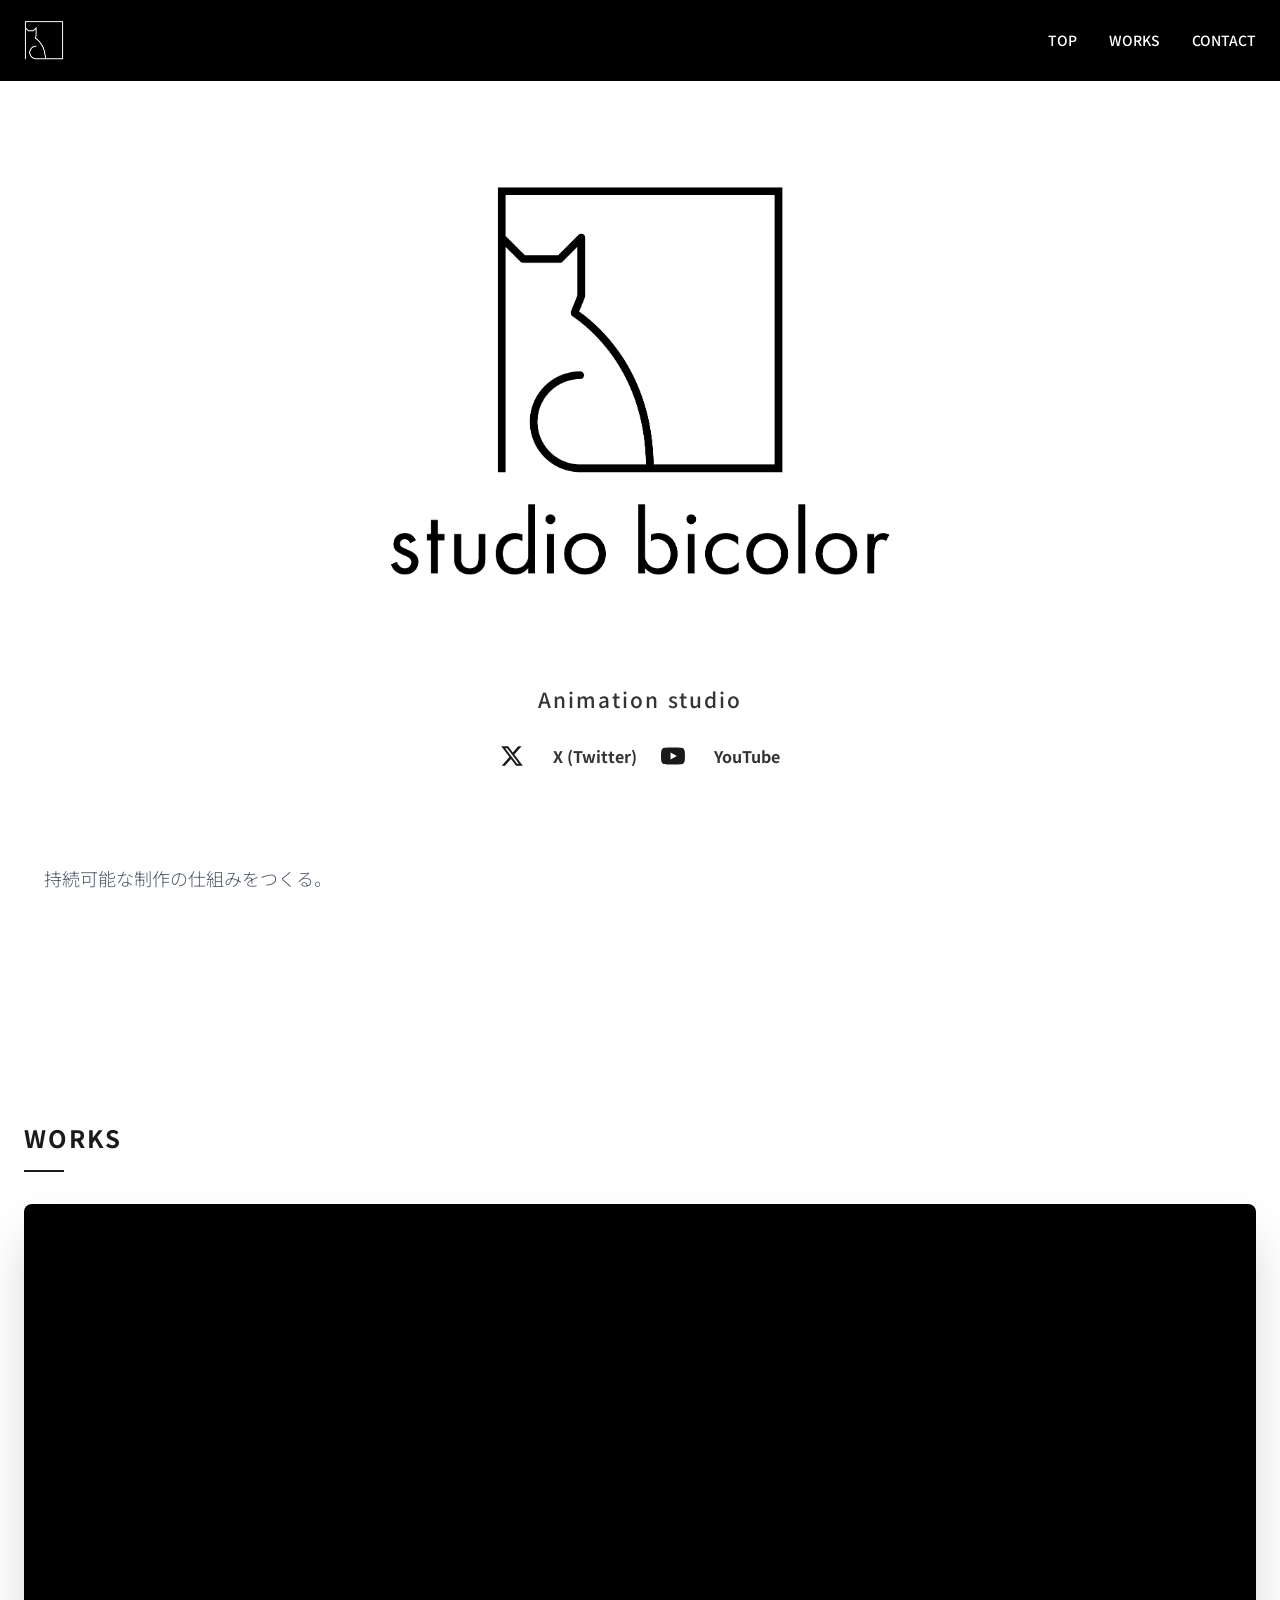
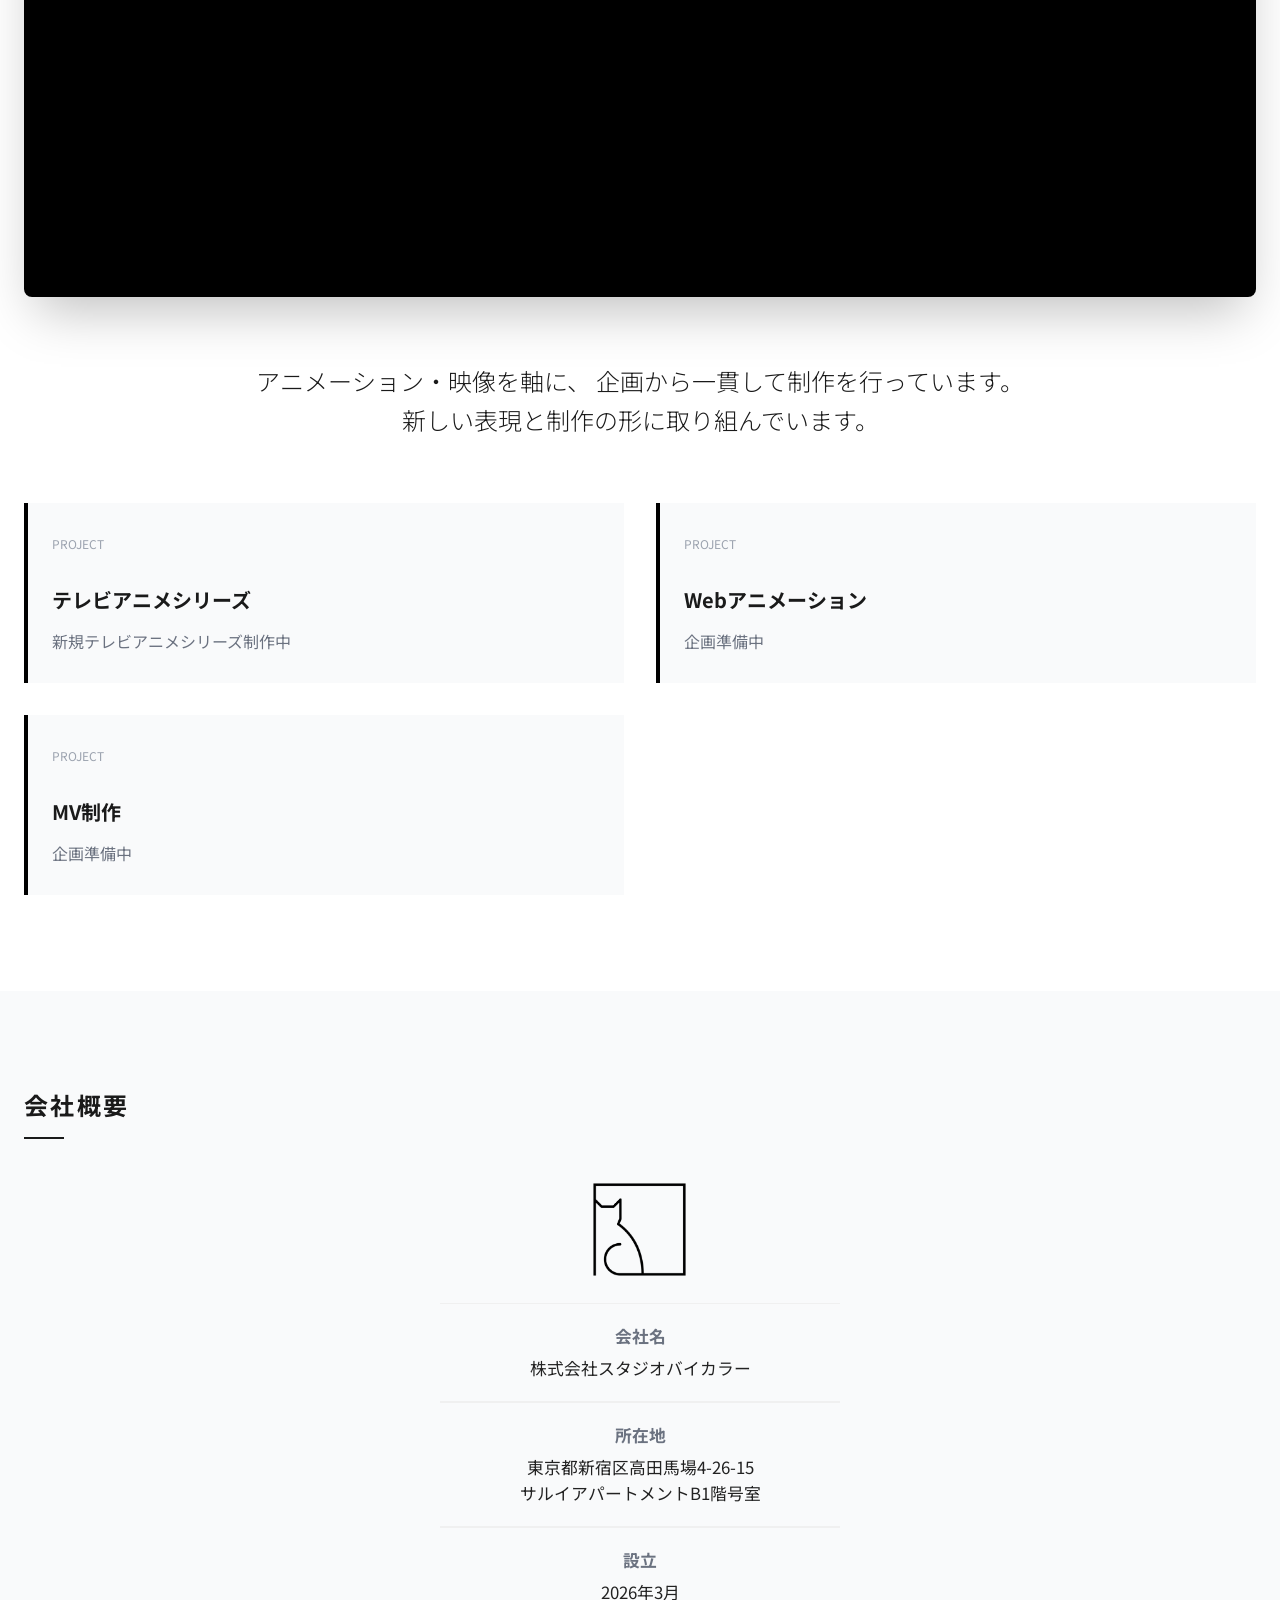
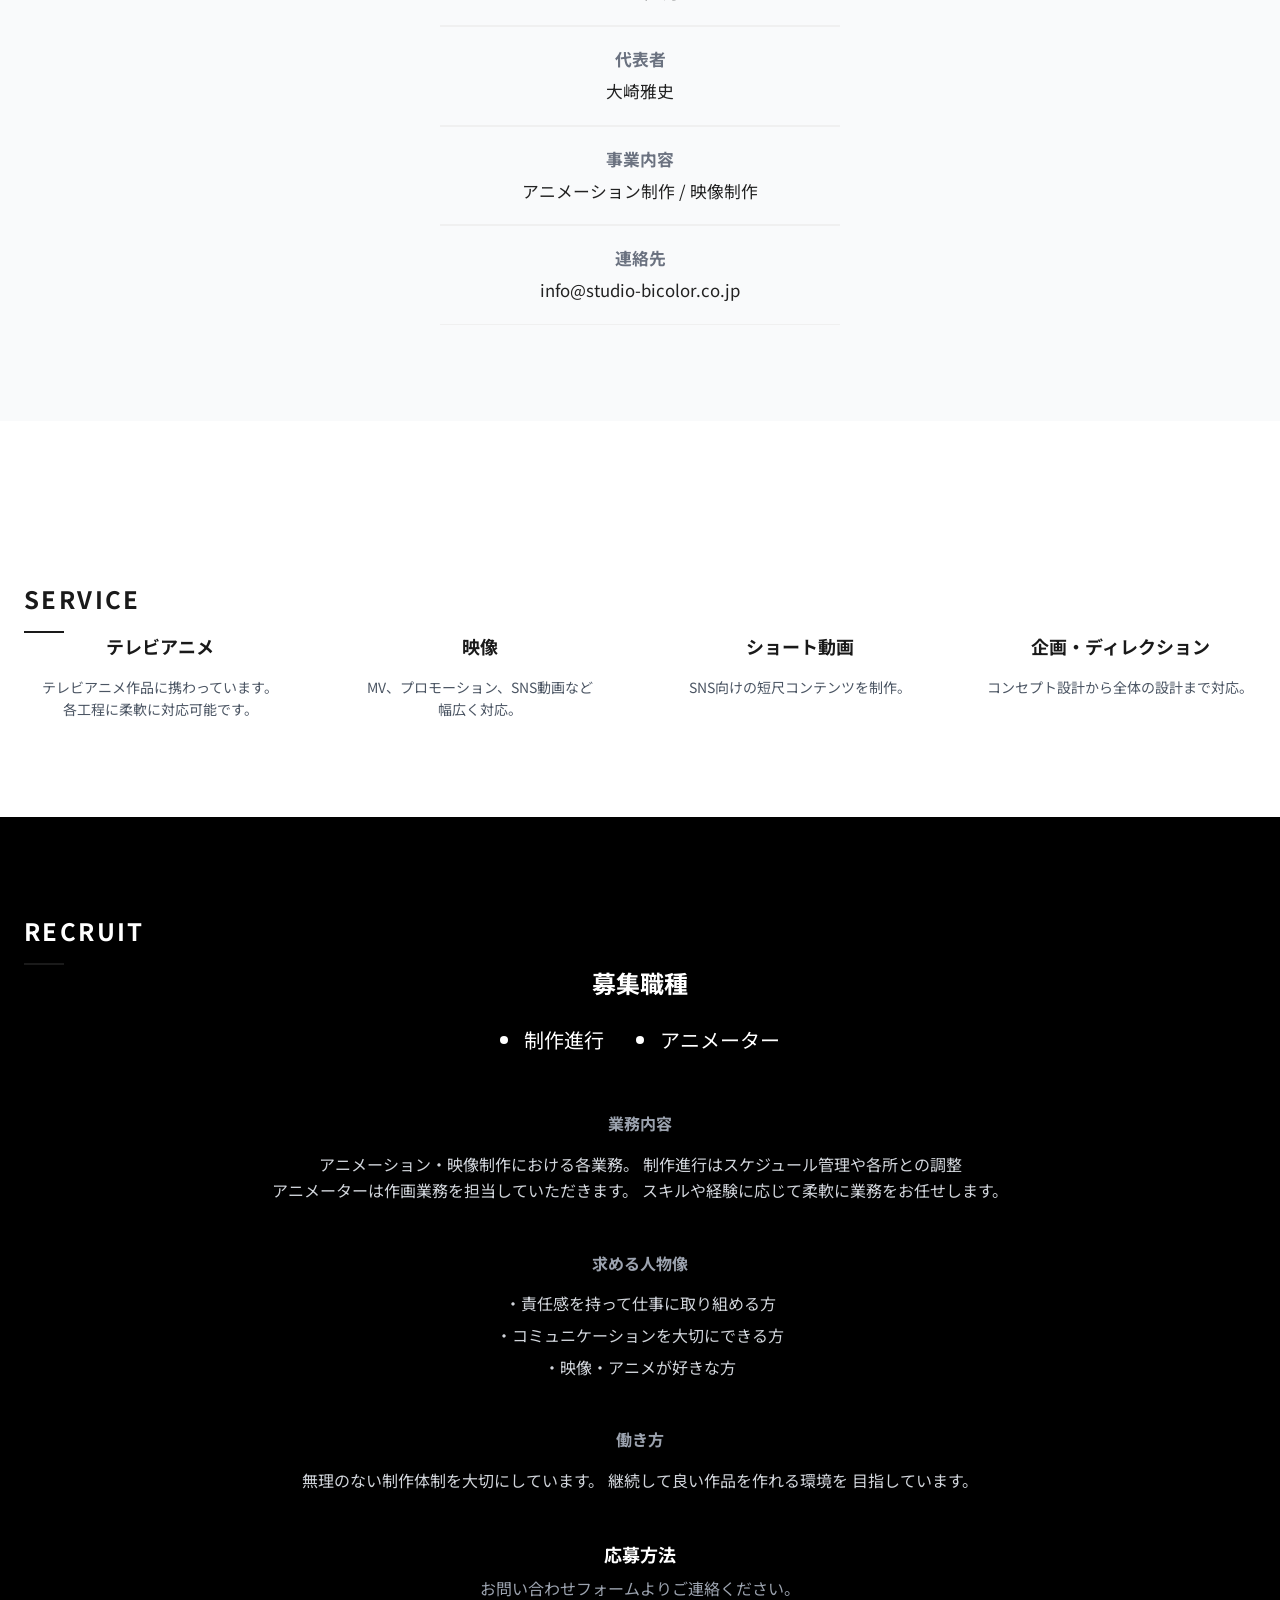
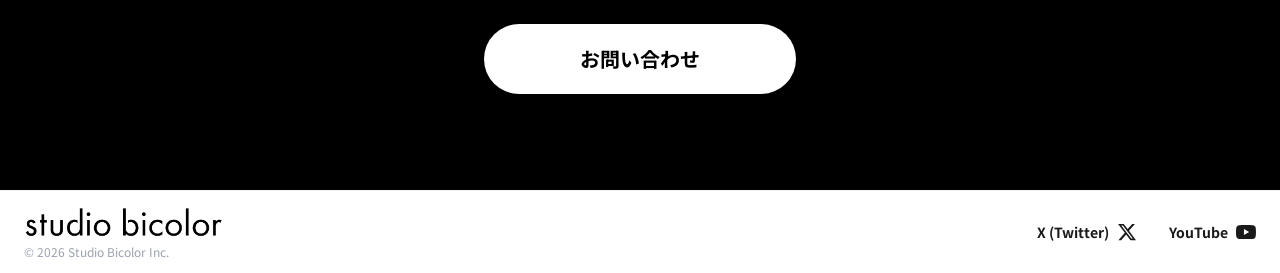
<file: index.html>
<!DOCTYPE html>
<html lang="ja">
<head>
    <meta charset="UTF-8">
    <meta name="viewport" content="width=device-width, initial-scale=1.0">
    <title>株式会社スタジオバイカラー | Studio Bicolor</title>
    <link href="https://fonts.googleapis.com/css2?family=Noto+Sans+JP:wght@300;400;700&display=swap" rel="stylesheet">
    <link rel="stylesheet" href="style.css">
</head>
<body class="antialiased page-home">
    <!-- Navigation -->
    <header id="main-nav" class="nav-main">
        <div class="nav-container">
            <div class="nav-logo">
                <img src="images/top-white.png" alt="Studio Bicolor ロゴ" class="site-logo-image" />
            </div>
            <div class="nav-menu-desktop">
                <a href="index.html" class="nav-link" aria-current="page">TOP</a>
                <a href="works.html" class="nav-link">WORKS</a>
                <a href="contact.html" class="nav-link">CONTACT</a>
            </div>
            <!-- Mobile Menu Icon (Placeholder) -->
            <div class="nav-menu-mobile-toggle md:hidden">
                <button id="menu-toggle" type="button" aria-label="メニューを開く" aria-expanded="false" class="btn-menu-toggle">
                    <svg xmlns="http://www.w3.org/2000/svg" class="h-6 w-6" fill="none" viewBox="0 0 24 24" stroke="currentColor">
                        <path stroke-linecap="round" stroke-linejoin="round" stroke-width="2" d="M4 6h16M4 12h16m-7 6h7" />
                    </svg>
                </button>
            </div>
        </div>
        <div id="mobile-menu" class="mobile-menu hidden">
            <button id="mobile-menu-backdrop" type="button" aria-label="メニューを閉じる" class="mobile-menu-backdrop"></button>
            <div id="mobile-menu-panel" class="mobile-menu-panel translate-x-full">
                <div class="mobile-menu-header">
                    <button id="menu-close" type="button" aria-label="メニューを閉じる" class="btn-menu-close">
                        <svg xmlns="http://www.w3.org/2000/svg" class="h-7 w-7" fill="none" viewBox="0 0 24 24" stroke="currentColor">
                            <path stroke-linecap="round" stroke-linejoin="round" stroke-width="2" d="M6 18L18 6M6 6l12 12" />
                        </svg>
                    </button>
                </div>
                <div class="mobile-menu-links">
                    <a href="index.html" class="mobile-menu-link" aria-current="page">TOP</a>
                    <a href="works.html" class="mobile-menu-link">WORKS</a>
                    <a href="contact.html" class="mobile-menu-link">CONTACT</a>
                </div>
                <div class="mobile-menu-label">MENU</div>
            </div>
        </div>
    </header>
    <main class="page-main">
        <!-- Hero Section -->
        <section class="hero-section">
            <div class="hero-container">
                <div class="hero-title hero-title-center">
                    <img src="images/top.png" alt="次の当たり前を、創る。" class="hero-title-image" />
                <div class="hero-animation-studio">Animation studio</div>
                <div class="hero-social-links">
                        <a href="#" class="hero-social-link" aria-label="X (Twitter)">
                            <svg class="footer-social-icon hero-social-icon" fill="currentColor" viewBox="0 0 24 24"><path d="M18.244 2.25h3.308l-7.227 8.26 8.502 11.24H16.17l-5.214-6.817L4.99 21.75H1.68l7.73-8.835L1.254 2.25H8.08l4.713 6.231zm-1.161 17.52h1.833L7.084 4.126H5.117z"/></svg>
                            <span class="footer-social-label hero-social-label">X (Twitter)</span>
                        </a>
                        <a href="#" class="hero-social-link" aria-label="YouTube">
                            <svg class="footer-social-icon hero-social-icon" fill="currentColor" viewBox="0 0 24 24"><path d="M23.498 6.186a3.016 3.016 0 0 0-2.122-2.136C19.505 3.545 12 3.545 12 3.545s-7.505 0-9.377.505A3.017 3.017 0 0 0 .502 6.186C0 8.07 0 12 0 12s0 3.93.502 5.814a3.016 3.016 0 0 0 2.122 2.136c1.871.505 9.376.505 9.376.505s7.505 0 9.377-.505a3.015 3.015 0 0 0 2.122-2.136C24 15.93 24 12 24 12s0-3.93-.502-5.814zM9.545 15.568V8.432L15.818 12l-6.273 3.568z"/></svg>
                            <span class="footer-social-label hero-social-label">YouTube</span>
                        </a>
                </div>
                </div>
                <div class="hero-description">
                    <p>アニメーションの新しい創造と、<br class="md:hidden">制作の新しい形を生み出す。</p>
                    <p>持続可能な制作の仕組みをつくる。</p>
                </div>
            </div>
        </section>

        <!-- WORKS (Video Section) -->
        <section id="works" class="section-works">
            <div class="section-container">
                <h2 class="section-title">WORKS</h2>
                    <p class="works-section-label"></p>
                
                <div class="works-section-item">
                    <p class="works-section-label"></p>
                    <!-- Responsive Video Container -->
                    <div class="video-container shadow-2xl">
                        <iframe src="https://www.youtube.com/embed/w2iPKMP2a-U?list=PLTkbN7AiTyQ37gEXyUI0Pj2yWWnY-gElE" title="YouTube video player" frameborder="0" allow="accelerometer; autoplay; clipboard-write; encrypted-media; gyroscope; picture-in-picture; web-share" allowfullscreen></iframe>
                    </div>
                </div>

                <div class="works-text-center">
                    <p class="works-description">
                        アニメーション・映像を軸に、<br class="md:hidden">
                        企画から一貫して制作を行っています。<br class="md:hidden"><br class="hidden md:block">
                        新しい表現と制作の形に取り組んでいます。
                    </p>
                </div>

                <div class="works-projects-grid">
                    <div class="works-project-card">
                        <span class="works-project-label">PROJECT</span>
                        <h4 class="works-project-title">テレビアニメシリーズ</h4>
                        <p class="works-project-desc">新規テレビアニメシリーズ制作中</p>
                    </div>
                    <div class="works-project-card">
                        <span class="works-project-label">PROJECT</span>
                        <h4 class="works-project-title">Webアニメーション</h4>
                        <p class="works-project-desc">企画準備中</p>
                    </div>
                    <div class="works-project-card">
                        <span class="works-project-label">PROJECT</span>
                        <h4 class="works-project-title">MV制作</h4>
                        <p class="works-project-desc">企画準備中</p>
                    </div>
                </div>
            </div>
        </section>

        <!-- About Section -->
        <section id="about" class="section-about">
            <div class="section-container">
                <h2 class="section-title section-title-about">会社概要</h2>
                <div class="about-profile-visual">
                    <img src="images/headerlogo.png" alt="COMPANY PROFILE" class="about-profile-image" />
                </div>
                <div class="about-profile-list">
                    <div class="about-profile-term">会社名</div>
                    <div class="about-profile-desc">株式会社スタジオバイカラー</div>
                    <div class="about-profile-term">所在地</div>
                    <div class="about-profile-desc">東京都新宿区高田馬場4-26-15<br>サルイアパートメントB1階号室</div>
                    <div class="about-profile-term">設立</div>
                    <div class="about-profile-desc">2026年3月</div>
                    <div class="about-profile-term">代表者</div>
                    <div class="about-profile-desc">大崎雅史</div>
                    <div class="about-profile-term">事業内容</div>
                    <div class="about-profile-desc">アニメーション制作 / 映像制作</div>
                    <div class="about-profile-term">連絡先</div>
                    <div class="about-profile-desc">info@studio-bicolor.co.jp</div>
                </div>
            </div>
        </section>

        <!-- SERVICE -->
        <section id="service" class="section-service">
            <div class="section-container">
                <h2 class="section-title">SERVICE</h2>
                <div class="service-grid">
                    <div class="service-card">
                        <h3 class="service-card-title">テレビアニメ</h3>
                        <p class="service-card-desc">
                            テレビアニメ作品に携わっています。<br>
                            各工程に柔軟に対応可能です。
                        </p>
                    </div>
                    <div class="service-card">
                        <h3 class="service-card-title">映像</h3>
                        <p class="service-card-desc">
                            MV、プロモーション、SNS動画など<br>
                            幅広く対応。
                        </p>
                    </div>
                    <div class="service-card">
                        <h3 class="service-card-title">ショート動画</h3>
                        <p class="service-card-desc">
                            SNS向けの短尺コンテンツを制作。
                        </p>
                    </div>
                    <div class="service-card">
                        <h3 class="service-card-title">企画・ディレクション</h3>
                        <p class="service-card-desc">
                            コンセプト設計から全体の設計まで対応。
                        </p>
                    </div>
                </div>
            </div>
        </section>

        <!-- RECRUIT -->
        <section id="recruit" class="section-recruit">
            <div class="section-container section-container-recruit">
                <h2 class="section-title section-title-recruit">RECRUIT</h2>

                <div class="recruit-positions">
                    <h3 class="recruit-positions-title">募集職種</h3>
                    <ul class="recruit-positions-list">
                        <li class="recruit-position-item">
                            <span class="recruit-position-dot"></span>
                            <span class="recruit-position-label">制作進行</span>
                        </li>
                        <li class="recruit-position-item">
                            <span class="recruit-position-dot"></span>
                            <span class="recruit-position-label">アニメーター</span>
                        </li>
                    </ul>
                </div>
                
                <div class="recruit-content">
                    <div class="recruit-content-inner">
                        <div class="recruit-section">
                            <h4 class="recruit-section-title">業務内容</h4>
                            <p class="recruit-section-text">
                                アニメーション・映像制作における各業務。<br class="md:hidden">
                                制作進行はスケジュール管理や各所との調整<br>
                                アニメーターは作画業務を担当していただきます。<br class="md:hidden">
                                スキルや経験に応じて柔軟に業務をお任せします。
                            </p>
                        </div>

                        <div class="recruit-section">
                            <h4 class="recruit-section-title">求める人物像</h4>
                            <ul class="recruit-section-list">
                                <li>・責任感を持って仕事に取り組める方</li>
                                <li>・コミュニケーションを大切にできる方</li>
                                <li>・映像・アニメが好きな方</li>
                            </ul>
                        </div>

                        <div class="recruit-section">
                            <h4 class="recruit-section-title">働き方</h4>
                            <p class="recruit-section-text">
                                無理のない制作体制を大切にしています。<br class="md:hidden">
                                継続して良い作品を作れる環境を<br class="md:hidden">
                                目指しています。
                            </p>
                        </div>

                        <div class="recruit-cta-area">
                            <div class="recruit-cta-text">
                                <h4 class="recruit-cta-title">応募方法</h4>
                                <p class="recruit-cta-desc">
                                    お問い合わせフォームよりご連絡ください。
                                </p>
                            </div>
                            <a href="contact.html" class="btn-recruit-cta">
                                お問い合わせ
                            </a>
                        </div>
                    </div>
                </div>
            </div>
        </section>
    </main>

    <!-- Footer -->
   <footer class="footer">
        <div class="footer-container">
            <div class="footer-logo">
                <div class="footer-logo-text"><img src="images/footer_logo.png" alt="Studio Bicolor ロゴ" class="site-logo-image" /></div>
                <p class="footer-copyright">&copy; 2026 Studio Bicolor Inc.</p>
            </div>
            <div class="footer-social">
                <a href="#" class="footer-social-link" aria-label="X (Twitter)">
                    <span class="footer-social-label">X (Twitter)</span>
                    <svg class="footer-social-icon" fill="currentColor" viewBox="0 0 24 24"><path d="M18.244 2.25h3.308l-7.227 8.26 8.502 11.24H16.17l-5.214-6.817L4.99 21.75H1.68l7.73-8.835L1.254 2.25H8.08l4.713 6.231zm-1.161 17.52h1.833L7.084 4.126H5.117z"/></svg>
                </a>
                <a href="#" class="footer-social-link" aria-label="YouTube">
                    <span class="footer-social-label">YouTube</span>
                    <svg class="footer-social-icon" fill="currentColor" viewBox="0 0 24 24"><path d="M23.498 6.186a3.016 3.016 0 0 0-2.122-2.136C19.505 3.545 12 3.545 12 3.545s-7.505 0-9.377.505A3.017 3.017 0 0 0 .502 6.186C0 8.07 0 12 0 12s0 3.93.502 5.814a3.016 3.016 0 0 0 2.122 2.136c1.871.505 9.376.505 9.376.505s7.505 0 9.377-.505a3.015 3.015 0 0 0 2.122-2.136C24 15.93 24 12 24 12s0-3.93-.502-5.814zM9.545 15.568V8.432L15.818 12l-6.273 3.568z"/></svg>
                </a>
            </div>
        </div>
    </footer>

    
</body>
<script src="script.js"></script>
</html>
</file>
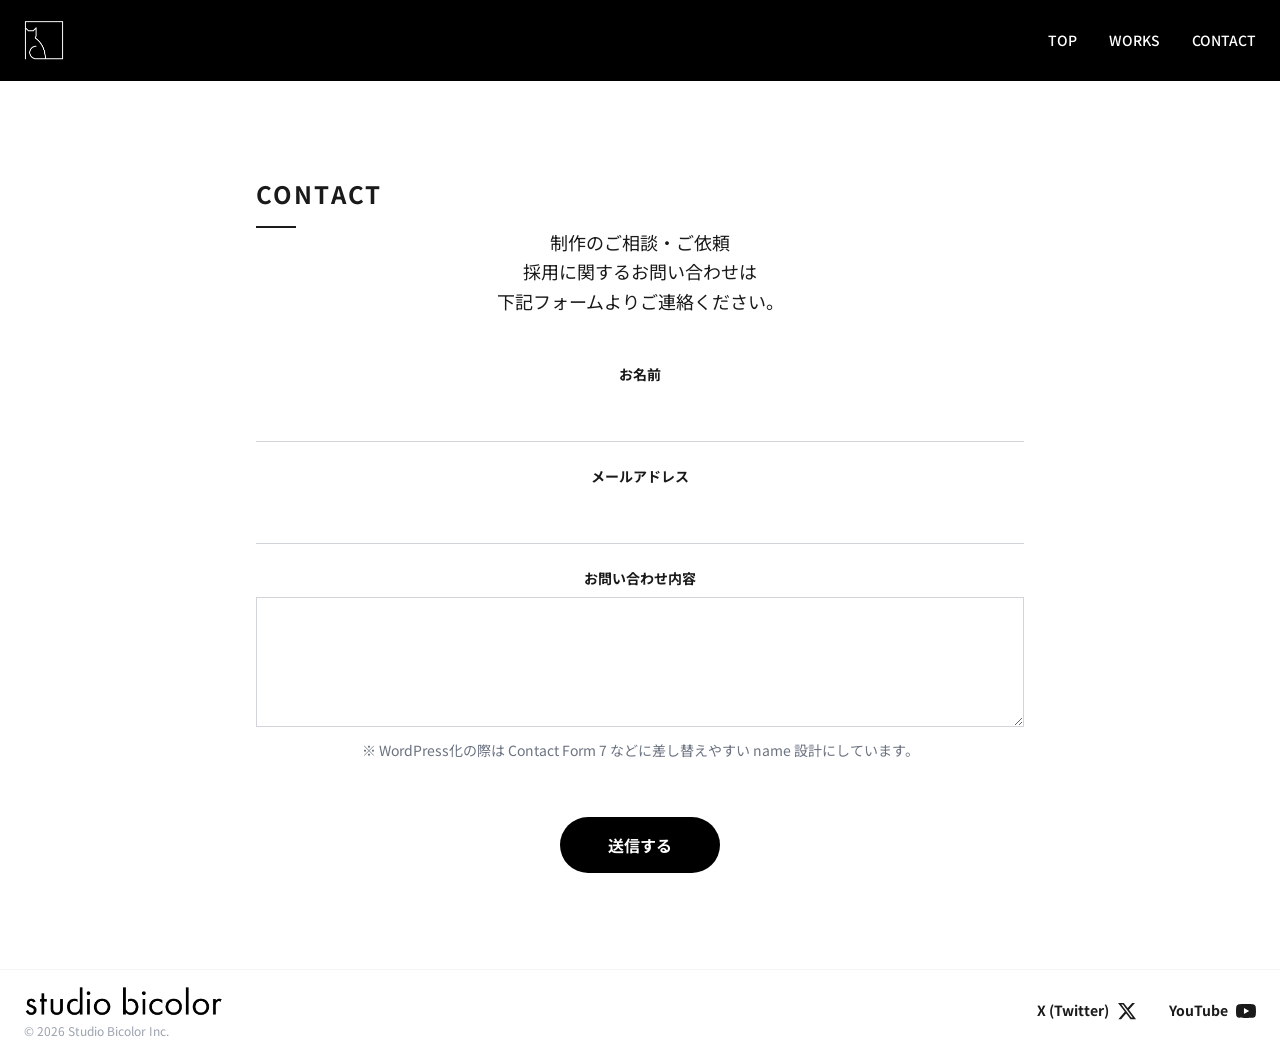
<file: contact.html>
<!DOCTYPE html>
<html lang="ja">
<head>
    <meta charset="UTF-8">
    <meta name="viewport" content="width=device-width, initial-scale=1.0">
    <title>CONTACT | 株式会社スタジオバイカラー</title>
    <link href="https://fonts.googleapis.com/css2?family=Noto+Sans+JP:wght@300;400;700&display=swap" rel="stylesheet">
    <link rel="stylesheet" href="style.css">
</head>
<body class="antialiased page-contact">
    <nav id="main-nav" class="nav-main">
            <div class="nav-container">
                <div class="nav-logo">
                    <img src="images/top-white.png" alt="Studio Bicolor ロゴ" class="site-logo-image" />
                </div>
                <div class="nav-menu-desktop">
                    <a href="index.html" class="nav-link">TOP</a>
                    <a href="works.html" class="nav-link">WORKS</a>
                    <a href="contact.html" class="nav-link" aria-current="page">CONTACT</a>
                </div>
                <!-- Mobile Menu Icon (Placeholder) -->
                <div class="nav-menu-mobile-toggle md:hidden">
                    <button id="menu-toggle" type="button" aria-label="メニューを開く" aria-expanded="false" class="btn-menu-toggle">
                        <svg xmlns="http://www.w3.org/2000/svg" class="h-6 w-6" fill="none" viewBox="0 0 24 24" stroke="currentColor">
                            <path stroke-linecap="round" stroke-linejoin="round" stroke-width="2" d="M4 6h16M4 12h16m-7 6h7" />
                        </svg>
                    </button>
                </div>
            </div>
            <div id="mobile-menu" class="mobile-menu hidden">
                <button id="mobile-menu-backdrop" type="button" aria-label="メニューを閉じる" class="mobile-menu-backdrop"></button>
                <div id="mobile-menu-panel" class="mobile-menu-panel translate-x-full">
                    <div class="mobile-menu-header">
                        <button id="menu-close" type="button" aria-label="メニューを閉じる" class="btn-menu-close">
                            <svg xmlns="http://www.w3.org/2000/svg" class="h-7 w-7" fill="none" viewBox="0 0 24 24" stroke="currentColor">
                                <path stroke-linecap="round" stroke-linejoin="round" stroke-width="2" d="M6 18L18 6M6 6l12 12" />
                            </svg>
                        </button>
                    </div>
                    <div class="mobile-menu-links">
                        <a href="index.html" class="mobile-menu-link">TOP</a>
                        <a href="works.html" class="mobile-menu-link">WORKS</a>
                        <a href="contact.html" class="mobile-menu-link" aria-current="page">CONTACT</a>
                    </div>
                    <div class="mobile-menu-label">MENU</div>
                </div>
            </div>
    </nav>
    <main class="page-main">
        <section class="section-contact">
            <div class="section-container section-container-contact">
                <h2 class="section-title section-title-contact">CONTACT</h2>
                <p class="contact-intro">制作のご相談・ご依頼<br>採用に関するお問い合わせは<br>下記フォームよりご連絡ください。</p>
                <form class="contact-form" action="#" method="post" novalidate>
                    <div class="contact-form-group">
                        <label class="contact-form-label" for="contact-name">お名前</label>
                        <input id="contact-name" name="your-name" type="text" class="contact-form-input contact-form-input-text" autocomplete="name" required>
                    </div>
                    <div class="contact-form-group">
                        <label class="contact-form-label" for="contact-email">メールアドレス</label>
                        <input id="contact-email" name="your-email" type="email" class="contact-form-input contact-form-input-text" autocomplete="email" inputmode="email" required>
                    </div>
                    <div class="contact-form-group">
                        <label class="contact-form-label" for="contact-message">お問い合わせ内容</label>
                        <textarea id="contact-message" name="your-message" rows="4" class="contact-form-input contact-form-textarea" required></textarea>
                    </div>
                    <div class="sr-only" aria-hidden="true">
                        <label for="company-url">会社URL</label>
                        <input id="company-url" name="company-url" type="text" tabindex="-1" autocomplete="off">
                    </div>
                    <p class="contact-form-note">※ WordPress化の際は Contact Form 7 などに差し替えやすい name 設計にしています。</p>
                    <div class="contact-form-submit">
                        <button type="submit" class="btn-contact-submit">送信する</button>
                    </div>
                </form>
            </div>
        </section>
    </main>
    <footer class="footer">
        <div class="footer-container">
            <div class="footer-logo">
                <div class="footer-logo-text"><img src="images/footer_logo.png" alt="Studio Bicolor ロゴ" class="site-logo-image" /></div>
                <p class="footer-copyright">&copy; 2026 Studio Bicolor Inc.</p>
            </div>
            <div class="footer-social">
                <a href="#" class="footer-social-link">
                    <span class="footer-social-label">X (Twitter)</span>
                    <svg class="footer-social-icon" fill="currentColor" viewBox="0 0 24 24"><path d="M18.244 2.25h3.308l-7.227 8.26 8.502 11.24H16.17l-5.214-6.817L4.99 21.75H1.68l7.73-8.835L1.254 2.25H8.08l4.713 6.231zm-1.161 17.52h1.833L7.084 4.126H5.117z"/></svg>
                </a>
                <a href="#" class="footer-social-link">
                    <span class="footer-social-label">YouTube</span>
                    <svg class="footer-social-icon" fill="currentColor" viewBox="0 0 24 24"><path d="M23.498 6.186a3.016 3.016 0 0 0-2.122-2.136C19.505 3.545 12 3.545 12 3.545s-7.505 0-9.377.505A3.017 3.017 0 0 0 .502 6.186C0 8.07 0 12 0 12s0 3.93.502 5.814a3.016 3.016 0 0 0 2.122 2.136c1.871.505 9.376.505 9.376.505s7.505 0 9.377-.505a3.015 3.015 0 0 0 2.122-2.136C24 15.93 24 12 24 12s0-3.93-.502-5.814zM9.545 15.568V8.432L15.818 12l-6.273 3.568z"/></svg>
                </a>
            </div>
        </div>
    </footer>
    <!-- JavaScript -->
    <script src="script.js"></script>
</body>
</html>
</file>
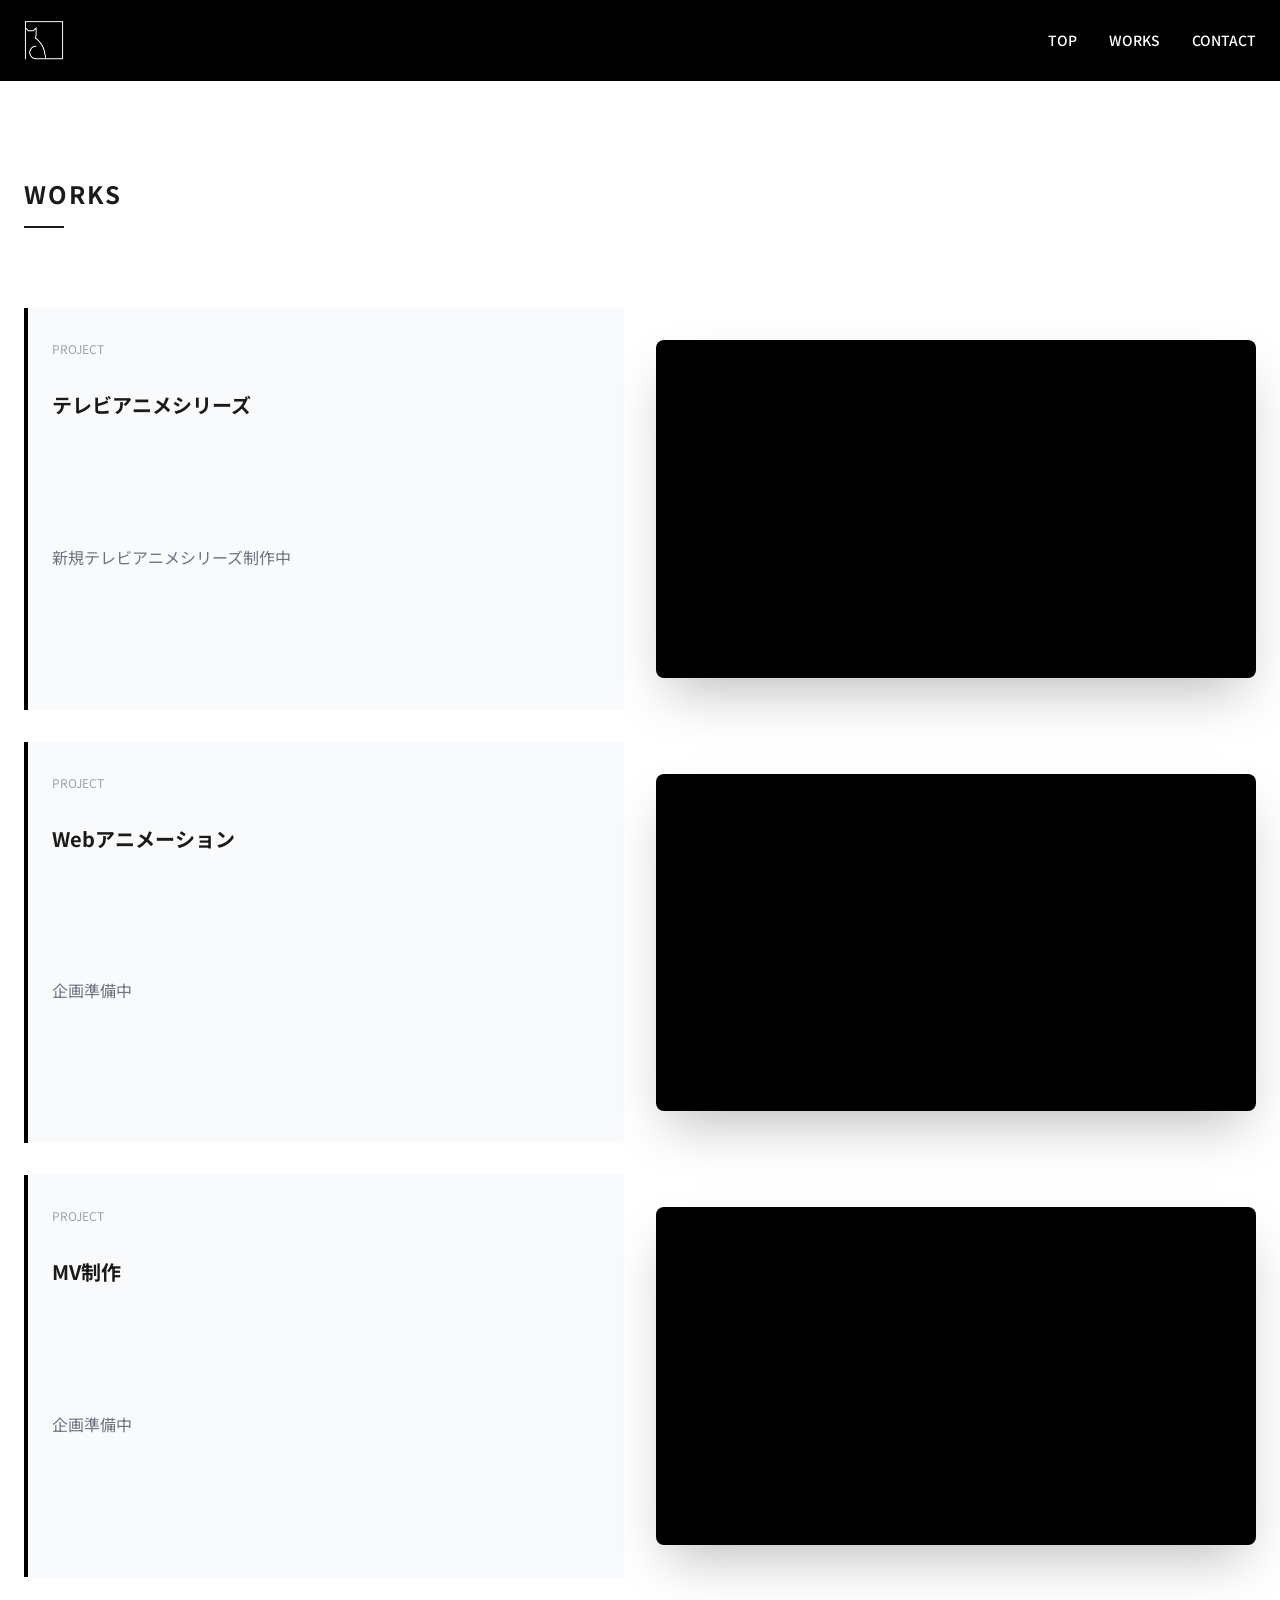
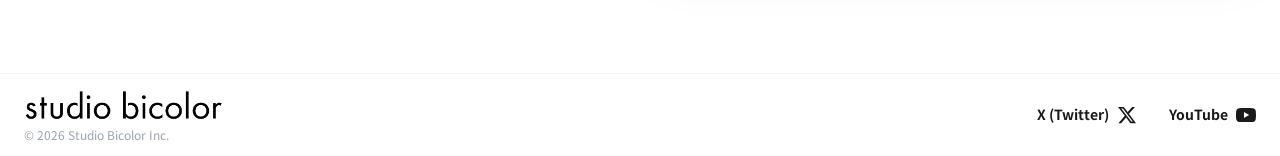
<file: works.html>
<!DOCTYPE html>
<html lang="ja">
<head>
    <meta charset="UTF-8">
    <meta name="viewport" content="width=device-width, initial-scale=1.0">
    <title>WORKS | 株式会社スタジオバイカラー</title>
    <link href="https://fonts.googleapis.com/css2?family=Noto+Sans+JP:wght@300;400;700&display=swap" rel="stylesheet">
    <link rel="stylesheet" href="style.css">
</head>
<body class="antialiased page-works">
    <!-- Navigation -->
    <nav id="main-nav" class="nav-main">
        <div class="nav-container">
            <div class="nav-logo">
                <img src="images/top-white.png" alt="Studio Bicolor ロゴ" class="site-logo-image" />
            </div>
            <div class="nav-menu-desktop">
                <a href="index.html" class="nav-link">TOP</a>
                <a href="works.html" class="nav-link" aria-current="page">WORKS</a>
                <a href="contact.html" class="nav-link">CONTACT</a>
            </div>
            <!-- Mobile Menu Icon (Placeholder) -->
            <div class="nav-menu-mobile-toggle md:hidden">
                <button id="menu-toggle" type="button" aria-label="メニューを開く" aria-expanded="false" class="btn-menu-toggle">
                    <svg xmlns="http://www.w3.org/2000/svg" class="h-6 w-6" fill="none" viewBox="0 0 24 24" stroke="currentColor">
                        <path stroke-linecap="round" stroke-linejoin="round" stroke-width="2" d="M4 6h16M4 12h16m-7 6h7" />
                    </svg>
                </button>
            </div>
        </div>
        <div id="mobile-menu" class="mobile-menu hidden">
            <button id="mobile-menu-backdrop" type="button" aria-label="メニューを閉じる" class="mobile-menu-backdrop"></button>
            <div id="mobile-menu-panel" class="mobile-menu-panel translate-x-full">
                <div class="mobile-menu-header">
                    <button id="menu-close" type="button" aria-label="メニューを閉じる" class="btn-menu-close">
                        <svg xmlns="http://www.w3.org/2000/svg" class="h-7 w-7" fill="none" viewBox="0 0 24 24" stroke="currentColor">
                            <path stroke-linecap="round" stroke-linejoin="round" stroke-width="2" d="M6 18L18 6M6 6l12 12" />
                        </svg>
                    </button>
                </div>
                <div class="mobile-menu-links">
                    <a href="index.html" class="mobile-menu-link">TOP</a>
                    <a href="works.html" class="mobile-menu-link" aria-current="page">WORKS</a>
                    <a href="contact.html" class="mobile-menu-link">CONTACT</a>
                </div>
                <div class="mobile-menu-label">MENU</div>
            </div>
        </div>
    </nav>
    <main class="page-main">
        <section class="section-works">
            <div class="section-container">
                <h2 class="section-title">WORKS</h2>
                <p class="works-section-label"></p>
                <div class="works-projects-grid">
                    <div class="works-project-card">
                        <span class="works-project-label">PROJECT</span>
                        <h4 class="works-project-title">テレビアニメシリーズ</h4>
                        <p class="works-project-desc">新規テレビアニメシリーズ制作中</p>
                    </div>
                    <div class="works-video-area reveal"><div class="video-container shadow-2xl">
                        <iframe width="560" height="315" src="https://www.youtube.com/embed/w2iPKMP2a-U?list=PLTkbN7AiTyQ37gEXyUI0Pj2yWWnY-gElE" title="YouTube video player" frameborder="0" allow="accelerometer; autoplay; clipboard-write; encrypted-media; gyroscope; picture-in-picture; web-share" allowfullscreen></iframe>
                    </div></div>
                    <div class="works-project-card">
                        <span class="works-project-label">PROJECT</span>
                        <h4 class="works-project-title">Webアニメーション</h4>
                        <p class="works-project-desc">企画準備中</p>
                    </div>
                    <div class="works-video-area reveal"><div class="video-container shadow-2xl">
                        <iframe width="560" height="315" src="https://www.youtube.com/embed/w2iPKMP2a-U?list=PLTkbN7AiTyQ37gEXyUI0Pj2yWWnY-gElE" title="YouTube video player" frameborder="0" allow="accelerometer; autoplay; clipboard-write; encrypted-media; gyroscope; picture-in-picture; web-share" allowfullscreen></iframe>
                    </div></div>
                    <div class="works-project-card">
                        <span class="works-project-label">PROJECT</span>
                        <h4 class="works-project-title">MV制作</h4>
                        <p class="works-project-desc">企画準備中</p>
                    </div>
                    <div class="works-video-area reveal"><div class="video-container shadow-2xl">
                        <iframe width="560" height="315" src="https://www.youtube.com/embed/w2iPKMP2a-U?list=PLTkbN7AiTyQ37gEXyUI0Pj2yWWnY-gElE" title="YouTube video player" frameborder="0" allow="accelerometer; autoplay; clipboard-write; encrypted-media; gyroscope; picture-in-picture; web-share" allowfullscreen></iframe>
                    </div></div>
                </div>
            </div>
        </section>
    </main>
    <footer class="footer">
        <div class="footer-container">
            <div class="footer-logo">
                <div class="footer-logo-text"><img src="images/footer_logo.png" alt="Studio Bicolor ロゴ" class="site-logo-image" /></div>
                <p class="footer-copyright">&copy; 2026 Studio Bicolor Inc.</p>
            </div>
            <div class="footer-social">
                <a href="#" class="footer-social-link">
                    <span class="footer-social-label">X (Twitter)</span>
                    <svg class="footer-social-icon" fill="currentColor" viewBox="0 0 24 24"><path d="M18.244 2.25h3.308l-7.227 8.26 8.502 11.24H16.17l-5.214-6.817L4.99 21.75H1.68l7.73-8.835L1.254 2.25H8.08l4.713 6.231zm-1.161 17.52h1.833L7.084 4.126H5.117z"/></svg>
                </a>
                <a href="#" class="footer-social-link">
                    <span class="footer-social-label">YouTube</span>
                    <svg class="footer-social-icon" fill="currentColor" viewBox="0 0 24 24"><path d="M23.498 6.186a3.016 3.016 0 0 0-2.122-2.136C19.505 3.545 12 3.545 12 3.545s-7.505 0-9.377.505A3.017 3.017 0 0 0 .502 6.186C0 8.07 0 12 0 12s0 3.93.502 5.814a3.016 3.016 0 0 0 2.122 2.136c1.871.505 9.376.505 9.376.505s7.505 0 9.377-.505a3.015 3.015 0 0 0 2.122-2.136C24 15.93 24 12 24 12s0-3.93-.502-5.814zM9.545 15.568V8.432L15.818 12l-6.273 3.568z"/></svg>
                </a>
            </div>
        </div>
    </footer>
    <!-- JavaScript -->
    <script src="script.js"></script>
</body>
</html>
</file>
<file: style.css>
@charset "UTF-8";
/* フッター内のrevealは常に表示 */
.footer .reveal {
    opacity: 1 !important;
    transform: none !important;
}


.section-title-recruit::after {
    content: '';
    position: absolute;
    bottom: 0;
    left: 0;
    width: 40px;
    height: 2px;
    background: #fff;
}
/* WORKS動画エリア専用余白 */
.works-video-area {
    padding-top: 2rem;
    padding-bottom: 2rem;
}

.works-section-label {
    padding-bottom: 16px;
}

*,:after,:before{--tw-border-spacing-x:0;--tw-border-spacing-y:0;--tw-translate-x:0;--tw-translate-y:0;--tw-rotate:0;--tw-skew-x:0;--tw-skew-y:0;--tw-scale-x:1;--tw-scale-y:1;--tw-pan-x: ;--tw-pan-y: ;--tw-pinch-zoom: ;--tw-scroll-snap-strictness:proximity;--tw-gradient-from-position: ;--tw-gradient-via-position: ;--tw-gradient-to-position: ;--tw-ordinal: ;--tw-slashed-zero: ;--tw-numeric-figure: ;--tw-numeric-spacing: ;--tw-numeric-fraction: ;--tw-ring-inset: ;--tw-ring-offset-width:0px;--tw-ring-offset-color:#fff;--tw-ring-color:rgba(59,130,246,.5);--tw-ring-offset-shadow:0 0 #0000;--tw-ring-shadow:0 0 #0000;--tw-shadow:0 0 #0000;--tw-shadow-colored:0 0 #0000;--tw-blur: ;--tw-brightness: ;--tw-contrast: ;--tw-grayscale: ;--tw-hue-rotate: ;--tw-invert: ;--tw-saturate: ;--tw-sepia: ;--tw-drop-shadow: ;--tw-backdrop-blur: ;--tw-backdrop-brightness: ;--tw-backdrop-contrast: ;--tw-backdrop-grayscale: ;--tw-backdrop-hue-rotate: ;--tw-backdrop-invert: ;--tw-backdrop-opacity: ;--tw-backdrop-saturate: ;--tw-backdrop-sepia: ;--tw-contain-size: ;--tw-contain-layout: ;--tw-contain-paint: ;--tw-contain-style: }::backdrop{--tw-border-spacing-x:0;--tw-border-spacing-y:0;--tw-translate-x:0;--tw-translate-y:0;--tw-rotate:0;--tw-skew-x:0;--tw-skew-y:0;--tw-scale-x:1;--tw-scale-y:1;--tw-pan-x: ;--tw-pan-y: ;--tw-pinch-zoom: ;--tw-scroll-snap-strictness:proximity;--tw-gradient-from-position: ;--tw-gradient-via-position: ;--tw-gradient-to-position: ;--tw-ordinal: ;--tw-slashed-zero: ;--tw-numeric-figure: ;--tw-numeric-spacing: ;--tw-numeric-fraction: ;--tw-ring-inset: ;--tw-ring-offset-width:0px;--tw-ring-offset-color:#fff;--tw-ring-color:rgba(59,130,246,.5);--tw-ring-offset-shadow:0 0 #0000;--tw-ring-shadow:0 0 #0000;--tw-shadow:0 0 #0000;--tw-shadow-colored:0 0 #0000;--tw-blur: ;--tw-brightness: ;--tw-contrast: ;--tw-grayscale: ;--tw-hue-rotate: ;--tw-invert: ;--tw-saturate: ;--tw-sepia: ;--tw-drop-shadow: ;--tw-backdrop-blur: ;--tw-backdrop-brightness: ;--tw-backdrop-contrast: ;--tw-backdrop-grayscale: ;--tw-backdrop-hue-rotate: ;--tw-backdrop-invert: ;--tw-backdrop-opacity: ;--tw-backdrop-saturate: ;--tw-backdrop-sepia: ;--tw-contain-size: ;--tw-contain-layout: ;--tw-contain-paint: ;--tw-contain-style: }/*! tailwindcss v3.4.19 | MIT License | https://tailwindcss.com*/*,:after,:before{box-sizing:border-box;border:0 solid #e5e7eb}:after,:before{--tw-content:""}:host,html{line-height:1.5;-webkit-text-size-adjust:100%;-moz-tab-size:4;-o-tab-size:4;tab-size:4;font-family:ui-sans-serif,system-ui,sans-serif,Apple Color Emoji,Segoe UI Emoji,Segoe UI Symbol,Noto Color Emoji;font-feature-settings:normal;font-variation-settings:normal;-webkit-tap-highlight-color:transparent}body{margin:0;line-height:inherit}hr{height:0;color:inherit;border-top-width:1px}abbr:where([title]){-webkit-text-decoration:underline dotted;text-decoration:underline dotted}h1,h2,h3,h4,h5,h6{font-size:inherit;font-weight:inherit}a{color:inherit;text-decoration:inherit}b,strong{font-weight:bolder}code,kbd,pre,samp{font-family:ui-monospace,SFMono-Regular,Menlo,Monaco,Consolas,Liberation Mono,Courier New,monospace;font-feature-settings:normal;font-variation-settings:normal;font-size:1em}small{font-size:80%}sub,sup{font-size:75%;line-height:0;position:relative;vertical-align:baseline}sub{bottom:-.25em}sup{top:-.5em}table{text-indent:0;border-color:inherit;border-collapse:collapse}button,input,optgroup,select,textarea{font-family:inherit;font-feature-settings:inherit;font-variation-settings:inherit;font-size:100%;font-weight:inherit;line-height:inherit;letter-spacing:inherit;color:inherit;margin:0;padding:0}button,select{text-transform:none}button,input:where([type=button]),input:where([type=reset]),input:where([type=submit]){-webkit-appearance:button;background-color:transparent;background-image:none}:-moz-focusring{outline:auto}:-moz-ui-invalid{box-shadow:none}progress{vertical-align:baseline}::-webkit-inner-spin-button,::-webkit-outer-spin-button{height:auto}[type=search]{-webkit-appearance:textfield;outline-offset:-2px}::-webkit-search-decoration{-webkit-appearance:none}::-webkit-file-upload-button{-webkit-appearance:button;font:inherit}summary{display:list-item}blockquote,dd,dl,figure,h1,h2,h3,h4,h5,h6,hr,p,pre{margin:0}fieldset{margin:0}fieldset,legend{padding:0}menu,ol,ul{list-style:none;margin:0;padding:0}dialog{padding:0}textarea{resize:vertical}input::-moz-placeholder,textarea::-moz-placeholder{opacity:1;color:#9ca3af}input::placeholder,textarea::placeholder{opacity:1;color:#9ca3af}[role=button],button{cursor:pointer}:disabled{cursor:default}audio,canvas,embed,iframe,img,object,svg,video{display:block;vertical-align:middle}img,video{max-width:100%;height:auto}[hidden]:where(:not([hidden=until-found])){display:none}.fixed{position:fixed}.absolute{position:absolute}.inset-0{inset:0}.bottom-6{bottom:1.5rem}.left-0{left:0}.left-6{left:1.5rem}.right-0{right:0}.top-0{top:0}.z-50{z-index:50}.z-\[60\]{z-index:60}.mx-auto{margin-left:auto;margin-right:auto}.mb-0{margin-bottom:0}.mb-1{margin-bottom:.25rem}.mb-12{margin-bottom:3rem}.mb-14{margin-bottom:3.5rem}.mb-16{margin-bottom:4rem}.mb-2{margin-bottom:.5rem}.mb-3{margin-bottom:.75rem}.mb-4{margin-bottom:1rem}.mb-6{margin-bottom:1.5rem}.mb-8{margin-bottom:2rem}.ml-1{margin-left:.25rem}.mr-2{margin-right:.5rem}.mt-10{margin-top:2.5rem}.mt-16{margin-top:4rem}.mt-2{margin-top:.5rem}.mt-4{margin-top:1rem}.block{display:block}.inline-block{display:inline-block}.flex{display:flex}.grid{display:grid}.hidden{display:none}.h-10{height:2.5rem}.h-2{height:.5rem}.h-20{height:5rem}.h-5{height:1.25rem}.h-6{height:1.5rem}.h-7{height:1.75rem}.h-full{height:100%}.min-h-\[92vh\]{min-height:92vh}.w-10{width:2.5rem}.w-2{width:.5rem}.w-5{width:1.25rem}.w-6{width:1.5rem}.w-7{width:1.75rem}.w-\[88\%\]{width:88%}.w-fit{width:-moz-fit-content;width:fit-content}.w-full{width:100%}.max-w-3xl{max-width:48rem}.max-w-4xl{max-width:56rem}.max-w-7xl{max-width:80rem}.max-w-sm{max-width:24rem}.translate-x-full{--tw-translate-x:100%}.transform,.translate-x-full{transform:translate(var(--tw-translate-x),var(--tw-translate-y)) rotate(var(--tw-rotate)) skewX(var(--tw-skew-x)) skewY(var(--tw-skew-y)) scaleX(var(--tw-scale-x)) scaleY(var(--tw-scale-y))}.grid-cols-1{grid-template-columns:repeat(1,minmax(0,1fr))}.flex-row{flex-direction:row}.flex-col{flex-direction:column}.items-start{align-items:flex-start}.items-center{align-items:center}.justify-end{justify-content:flex-end}.justify-between{justify-content:space-between}.gap-0{gap:0}.gap-12{gap:3rem}.gap-20{gap:5rem}.gap-6{gap:1.5rem}.gap-8{gap:2rem}.space-x-4>:not([hidden])~:not([hidden]){--tw-space-x-reverse:0;margin-right:calc(1rem*var(--tw-space-x-reverse));margin-left:calc(1rem*(1 - var(--tw-space-x-reverse)))}.space-x-8>:not([hidden])~:not([hidden]){--tw-space-x-reverse:0;margin-right:calc(2rem*var(--tw-space-x-reverse));margin-left:calc(2rem*(1 - var(--tw-space-x-reverse)))}.space-y-2>:not([hidden])~:not([hidden]){--tw-space-y-reverse:0;margin-top:calc(.5rem*(1 - var(--tw-space-y-reverse)));margin-bottom:calc(.5rem*var(--tw-space-y-reverse))}.space-y-6>:not([hidden])~:not([hidden]){--tw-space-y-reverse:0;margin-top:calc(1.5rem*(1 - var(--tw-space-y-reverse)));margin-bottom:calc(1.5rem*var(--tw-space-y-reverse))}.divide-y>:not([hidden])~:not([hidden]){--tw-divide-y-reverse:0;border-top-width:calc(1px*(1 - var(--tw-divide-y-reverse)));border-bottom-width:calc(1px*var(--tw-divide-y-reverse))}.divide-gray-100>:not([hidden])~:not([hidden]){--tw-divide-opacity:1;border-color:rgb(243 244 246/var(--tw-divide-opacity,1))}.divide-gray-200>:not([hidden])~:not([hidden]){--tw-divide-opacity:1;border-color:rgb(229 231 235/var(--tw-divide-opacity,1))}.rounded-full{border-radius:9999px}.border{border-width:1px}.border-b{border-bottom-width:1px}.border-l-4{border-left-width:4px}.border-t{border-top-width:1px}.border-black{--tw-border-opacity:1;border-color:rgb(0 0 0/var(--tw-border-opacity,1))}.border-gray-100{--tw-border-opacity:1;border-color:rgb(243 244 246/var(--tw-border-opacity,1))}.border-gray-300{--tw-border-opacity:1;border-color:rgb(209 213 219/var(--tw-border-opacity,1))}.bg-black{--tw-bg-opacity:1;background-color:rgb(0 0 0/var(--tw-bg-opacity,1))}.bg-black\/35{background-color:rgba(0,0,0,.35)}.bg-gray-50{--tw-bg-opacity:1;background-color:rgb(249 250 251/var(--tw-bg-opacity,1))}.bg-white{--tw-bg-opacity:1;background-color:rgb(255 255 255/var(--tw-bg-opacity,1))}.p-1{padding:.25rem}.p-2{padding:.5rem}.p-4{padding:1rem}.px-12{padding-left:3rem;padding-right:3rem}.px-24{padding-left:6rem;padding-right:6rem}.px-6{padding-left:1.5rem;padding-right:1.5rem}.px-8{padding-left:2rem;padding-right:2rem}.py-12{padding-top:3rem;padding-bottom:3rem}.py-24{padding-top:6rem;padding-bottom:6rem}.py-3{padding-top:.75rem;padding-bottom:.75rem}.py-4{padding-top:1rem;padding-bottom:1rem}.py-5{padding-top:1.25rem;padding-bottom:1.25rem}.py-6{padding-top:1.5rem;padding-bottom:1.5rem}.pb-10{padding-bottom:2.5rem}.pb-28{padding-bottom:7rem}.pl-6{padding-left:1.5rem}.pt-40{padding-top:10rem}.pt-8{padding-top:2rem}.text-left{text-align:left}.text-center{text-align:center}.text-2xl{font-size:1.5rem;line-height:2rem}.text-3xl{font-size:1.875rem;line-height:2.25rem}.text-base{font-size:1rem;line-height:1.5rem}.text-lg{font-size:1.125rem;line-height:1.75rem}.text-sm{font-size:.875rem;line-height:1.25rem}.text-xl{font-size:1.25rem;line-height:1.75rem}.text-xs{font-size:.75rem;line-height:1rem}.font-bold{font-weight:700}.font-light{font-weight:300}.font-medium{font-weight:500}.uppercase{text-transform:uppercase}.leading-relaxed{line-height:1.625}.leading-tight{line-height:1.25}.tracking-\[0\.2em\]{letter-spacing:.2em}.tracking-tighter{letter-spacing:-.05em}.tracking-widest{letter-spacing:.1em}.text-\[\#1e3a8a\]{--tw-text-opacity:1;color:rgb(30 58 138/var(--tw-text-opacity,1))}.text-black{--tw-text-opacity:1;color:rgb(0 0 0/var(--tw-text-opacity,1))}.text-gray-300{--tw-text-opacity:1;color:rgb(209 213 219/var(--tw-text-opacity,1))}.text-gray-400{--tw-text-opacity:1;color:rgb(156 163 175/var(--tw-text-opacity,1))}.text-gray-500{--tw-text-opacity:1;color:rgb(107 114 128/var(--tw-text-opacity,1))}.text-gray-600{--tw-text-opacity:1;color:rgb(75 85 99/var(--tw-text-opacity,1))}.text-white{--tw-text-opacity:1;color:rgb(255 255 255/var(--tw-text-opacity,1))}.antialiased{-webkit-font-smoothing:antialiased;-moz-osx-font-smoothing:grayscale}.opacity-60{opacity:.6}.shadow-2xl{--tw-shadow:0 25px 50px -12px rgba(0,0,0,.25);--tw-shadow-colored:0 25px 50px -12px var(--tw-shadow-color);box-shadow:var(--tw-ring-offset-shadow,0 0 #0000),var(--tw-ring-shadow,0 0 #0000),var(--tw-shadow)}.backdrop-blur-none{--tw-backdrop-blur: ;-webkit-backdrop-filter:var(--tw-backdrop-blur) var(--tw-backdrop-brightness) var(--tw-backdrop-contrast) var(--tw-backdrop-grayscale) var(--tw-backdrop-hue-rotate) var(--tw-backdrop-invert) var(--tw-backdrop-opacity) var(--tw-backdrop-saturate) var(--tw-backdrop-sepia);backdrop-filter:var(--tw-backdrop-blur) var(--tw-backdrop-brightness) var(--tw-backdrop-contrast) var(--tw-backdrop-grayscale) var(--tw-backdrop-hue-rotate) var(--tw-backdrop-invert) var(--tw-backdrop-opacity) var(--tw-backdrop-saturate) var(--tw-backdrop-sepia)}.transition{transition-property:color,background-color,border-color,text-decoration-color,fill,stroke,opacity,box-shadow,transform,filter,-webkit-backdrop-filter;transition-property:color,background-color,border-color,text-decoration-color,fill,stroke,opacity,box-shadow,transform,filter,backdrop-filter;transition-property:color,background-color,border-color,text-decoration-color,fill,stroke,opacity,box-shadow,transform,filter,backdrop-filter,-webkit-backdrop-filter;transition-timing-function:cubic-bezier(.4,0,.2,1);transition-duration:.15s}.transition-transform{transition-property:transform;transition-timing-function:cubic-bezier(.4,0,.2,1);transition-duration:.15s}.duration-300{transition-duration:.3s}.ease-out{transition-timing-function:cubic-bezier(0,0,.2,1)}.hover\:bg-gray-200:hover{--tw-bg-opacity:1;background-color:rgb(229 231 235/var(--tw-bg-opacity,1))}.hover\:bg-gray-800:hover{--tw-bg-opacity:1;background-color:rgb(31 41 55/var(--tw-bg-opacity,1))}.hover\:text-gray-400:hover{--tw-text-opacity:1;color:rgb(156 163 175/var(--tw-text-opacity,1))}.hover\:text-gray-500:hover{--tw-text-opacity:1;color:rgb(107 114 128/var(--tw-text-opacity,1))}.focus\:border-black:focus{--tw-border-opacity:1;border-color:rgb(0 0 0/var(--tw-border-opacity,1))}.focus\:outline-none:focus{outline:2px solid transparent;outline-offset:2px}@media (min-width:640px){.sm\:col-span-2{grid-column:span 2/span 2}.sm\:ml-8{margin-left:2rem}.sm\:mt-0{margin-top:0}.sm\:grid-cols-3{grid-template-columns:repeat(3,minmax(0,1fr))}.sm\:gap-x-6{-moz-column-gap:1.5rem;column-gap:1.5rem}.sm\:text-left{text-align:left}.sm\:text-3xl{font-size:1.875rem;line-height:2.25rem}.sm\:text-4xl{font-size:2.25rem;line-height:2.5rem}.sm\:text-base{font-size:1rem;line-height:1.5rem}.sm\:text-lg{font-size:1.125rem;line-height:1.75rem}.sm\:text-xl{font-size:1.25rem;line-height:1.75rem}}@media (min-width:768px){.md\:col-span-1{grid-column:span 1/span 1}.md\:col-span-2{grid-column:span 2/span 2}.md\:block{display:block}.md\:inline{display:inline}.md\:flex{display:flex}.md\:hidden{display:none}.md\:grid-cols-2{grid-template-columns:repeat(2,minmax(0,1fr))}.md\:grid-cols-3{grid-template-columns:repeat(3,minmax(0,1fr))}.md\:px-12{padding-left:3rem;padding-right:3rem}.md\:text-2xl{font-size:1.5rem;line-height:2rem}.md\:text-4xl{font-size:2.25rem;line-height:2.5rem}.md\:text-6xl{font-size:3.75rem;line-height:1}.md\:text-base{font-size:1rem;line-height:1.5rem}.md\:text-lg{font-size:1.125rem;line-height:1.75rem}.md\:text-xl{font-size:1.25rem;line-height:1.75rem}}@media (min-width:1024px){.lg\:grid-cols-1{grid-template-columns:repeat(1,minmax(0,1fr))}.lg\:grid-cols-4{grid-template-columns:repeat(4,minmax(0,1fr))}.lg\:text-2xl{font-size:1.5rem;line-height:2rem}.lg\:text-7xl{font-size:4.5rem;line-height:1}.lg\:text-xl{font-size:1.25rem;line-height:1.75rem}}

body {
    font-family: 'Noto Sans JP', sans-serif;
    background-color: #ffffff;
    color: #1a1a1a;
    scroll-behavior: smooth;
}
.video-container {
    position: relative;
    padding-bottom: 56.25%; /* 16:9 Aspect Ratio */
    height: 0;
    overflow: hidden;
    background: #000;
    border-radius: 8px;
}

/* YouTube埋め込みiframeを枠内にフィットさせる */
.video-container iframe {
    position: absolute;
    top: 0;
    left: 0;
    width: 100%;
    height: 100%;
    border: 0;
}
.video-placeholder {
    position: absolute;
    top: 0;
    left: 0;
    width: 100%;
    height: 100%;
    display: flex;
    align-items: center;
    justify-content: center;
    cursor: pointer;
    transition: opacity 0.3s;
    background: linear-gradient(45deg, #222, #444);
}
.video-placeholder:hover {
    opacity: 0.8;
}
.play-button {
    width: 80px;
    height: 80px;
    background: rgba(255, 255, 255, 0.2);
    border: 2px solid #fff;
    border-radius: 50%;
    display: flex;
    align-items: center;
    justify-content: center;
    transition: transform 0.3s ease;
}
.video-placeholder:hover .play-button {
    transform: scale(1.1);
    background: rgba(255, 255, 255, 0.3);
}
.section-title {
    font-size: 1.5rem;
    font-weight: 700;
    color: #1a1a1a;
    letter-spacing: 0.1em;
    position: relative;
    padding-bottom: 1rem;
}
.section-title::after {
    content: '';
    position: absolute;
    bottom: 0;
    left: 0;
    width: 40px;
    height: 2px;
    background: #1a1a1a;
}

.reveal {
    opacity: 0;
    transform: translateY(24px);
    transition: opacity 0.7s ease, transform 0.7s ease;
}

.reveal.is-visible {
    opacity: 1;
    transform: translateY(0);
}

@media (prefers-reduced-motion: reduce) {
    .reveal,
    .reveal.is-visible {
        opacity: 1;
        transform: none;
        transition: none;
    }
}

/* Semantic Navigation Classes */
.nav-main {
    position: fixed;
    width: 100%;
    z-index: 50;
    background-color: rgb(0, 0, 0);
    backdrop-filter: none;
    border-bottom: 1px solid rgb(0, 0, 0);
}

.nav-container {
    max-width: 100%;
    margin-left: auto;
    margin-right: auto;
    padding-left: 1.5rem;
    padding-right: 1.5rem;
    height: 5rem;
    display: flex;
    align-items: center;
    justify-content: space-between;
}

.nav-logo {
    font-size: 1.25rem;
    font-weight: 700;
    letter-spacing: -0.05em;
}

.nav-menu-desktop {
    display: none;
    gap: 2rem;
    font-size: 0.875rem;
    font-weight: 500;
}

.nav-menu-mobile-toggle {
    display: block;
}

.nav-link {
    transition: color 0.15s ease;
}

.nav-link:hover {
    color: rgb(107 114 128);
}

@media (min-width: 768px) {
    .nav-menu-desktop {
        display: flex;
    }
    .nav-menu-mobile-toggle {
        display: none;
    }
}

.btn-menu-toggle {
    padding: 0.25rem;
}

.btn-menu-toggle svg {
    color: #ffffff; /* ←好きな色に変更（例：赤） */
}
/* Mobile Menu */
.mobile-menu {
    position: fixed;
    inset: 0;
    z-index: 60;
}

.mobile-menu.hidden {
    display: none;
}

.mobile-menu-backdrop {
    position: absolute;
    inset: 0;
    background-color: rgba(0, 0, 0, 0.123);
}

.mobile-menu-panel {
    position: absolute;
    top: 0;
    right: 0;
    height: 100%;
    width: 88%;
    max-width: 24rem;
    background-color: rgb(0, 0, 0);
    padding-left: 2rem;
    padding-right: 2rem;
    padding-top: 2rem;
    padding-bottom: 2.5rem;
    box-shadow: 0 25px 50px -12px rgba(0, 0, 0, 0.25);
    transform: translateX(100%);
    transition: transform 0.3s ease-out;
    z-index: 70;
}

.mobile-menu-panel:not(.translate-x-full) {
    transform: translateX(0);
}

.mobile-menu-header {
    display: flex;
    justify-content: flex-end;
    margin-bottom: 2rem;
}

.btn-menu-close {
    padding: 0.5rem;
}

.mobile-menu-links {
    display: flex;
    flex-direction: column;
    font-size: 1.25rem;
    font-weight: 700;
    border-top: 1px solid rgb(229 231 235);
    border-bottom: 1px solid rgb(229 231 235);
}

.mobile-menu-link {
    padding-top: 1rem;
    padding-bottom: 1rem;
    transition: color 0.15s ease;
}

.mobile-menu-link:hover {
    color: rgb(107 114 128);
}

.mobile-menu-label {
    margin-top: 2.5rem;
    font-size: 0.75rem;
    color: rgb(156 163 175);
}

/* Hero Section */
.hero-section {
    padding-top: 5rem;
    padding-bottom: 7rem;
    padding-left: 1.5rem;
    padding-right: 1.5rem;
    min-height: 92vh;
    display: flex;
    align-items: center;
}

.hero-container {
    max-width: 80rem;
    margin-left: auto;
    margin-right: auto;
}

.hero-title {
    font-size: 1.875rem;
    font-weight: 700;
    margin-bottom: 2rem;
    line-height: 1.25;
    text-align: center;
}

@media (min-width: 640px) {
    .hero-title {
        font-size: 2.25rem;
    }
}

@media (min-width: 768px) {
    .hero-title {
        font-size: 3.75rem;
    }
}

@media (min-width: 1024px) {
    .hero-title {
        font-size: 4.5rem;
    }
}

.hero-highlight {
    color: rgb(30 58 138);
}

.hero-description {
    display: flex;
    flex-direction: column;
    gap: 0.5rem;
    font-size: 1.125rem;
    color: rgb(75 85 99);
    font-weight: 300;
    padding: 30px 20px 20px 20px;


}

/* Section Base Styles */
.section-works {
    padding-top: 6rem;
    padding-bottom: 6rem;
    padding-left: 1.5rem;
    padding-right: 1.5rem;
    background-color: white;
}

.section-about {
    padding-top: 6rem;
    padding-bottom: 6rem;
    padding-left: 1.5rem;
    padding-right: 1.5rem;
    background-color: rgb(249 250 251);
    margin-bottom: 4rem;
}

.section-service {
    padding-top: 6rem;
    padding-bottom: 6rem;
    padding-left: 1.5rem;
    padding-right: 1.5rem;
    background-color: white;
}

.section-recruit {
    padding-top: 6rem;
    padding-bottom: 6rem;
    padding-left: 1.5rem;
    padding-right: 1.5rem;
    background-color: black;
    color: white;
}

.section-contact {
    padding-top: 6rem;
    padding-bottom: 6rem;
    padding-left: 1.5rem;
    padding-right: 1.5rem;
    background-color: white;
}

.section-container {
    max-width: 80rem;
    margin-left: auto;
    margin-right: auto;
}

.section-container-contact {
    max-width: 48rem;
}

/* Works Section */
.works-description {
    font-size: 1rem;
    font-weight: 300;
    line-height: 1.625;
}

@media (min-width: 640px) {
    .works-description {
        font-size: 1.125rem;
    }
}

@media (min-width: 768px) {
    .works-description {
        font-size: 1.25rem;
    }
}

@media (min-width: 1024px) {
    .works-description {
        font-size: 1.5rem;
    }
}

.works-text-center {
    max-width: 56rem;
    margin-left: auto;
    margin-right: auto;
    text-align: center;
    margin-top: 4rem;
}

.works-projects-grid {
    display: grid;
    grid-template-columns: repeat(1, minmax(0, 1fr));
    gap: 2rem;
    margin-top: 4rem;
}

@media (min-width: 768px) {
    .works-projects-grid {
        grid-template-columns: repeat(2, minmax(0, 1fr));
    }
}

.works-project-card {
    border-left: 4px solid black;
    padding-left: 1.5rem;
    padding-right: 1.5rem;
    padding-bottom: 1rem;
    background-color: rgb(249 250 251);
    display: flex;
    flex-direction: column;
    justify-content: center;
    min-height: 180px;
    position: relative;
}

.works-project-label {
    font-size: 0.75rem;
    color: rgb(156 163 175);
    display: block;
    margin-bottom: 2rem;
    margin-top: 2rem;
}

.works-project-title {
    font-size: 1.25rem;
    font-weight: 700;
}

.works-project-desc {
    color: rgb(107 114 128);
    margin-top: 0.5rem;
    margin-bottom: 0.5rem;
    flex: 1;
    display: flex;
    align-items: center;
}

/* About Section */
.section-header {
    margin-bottom: 4rem;
}

.section-header-label {
    font-size: 1.5rem;
    font-weight: 700;
    color: #1a1a1a;
    letter-spacing: 0.1em;
    text-transform: uppercase;
    margin-bottom: 0.75rem;
    display: block;
    position: relative;
    padding-bottom: 1rem;
}

.section-header-label::after {
    content: '';
    position: absolute;
    bottom: 0;
    left: 0;
    width: 40px;
    height: 2px;
    background: #1a1a1a;
}

.section-title-large {
    font-size: 1.5rem;
    font-weight: 700;
    text-align: center;
}

@media (min-width: 640px) {
    .section-title-large {
        font-size: 1.875rem;
    }
}

@media (min-width: 768px) {
    .section-title-large {
        font-size: 2.25rem;
    }
}

.about-grid {
    display: grid;
    grid-template-columns: 1fr;
    gap: 3rem;
    align-items: start;
}

@media (min-width: 768px) {
    .about-grid {
        grid-template-columns: repeat(3, minmax(0, 1fr));
    }
}

.about-logo-area {
    text-align: center;
}

.about-logo-text {
    font-size: 1.875rem;
    font-weight: 700;
    letter-spacing: -0.05em;
}

.about-logo-subtitle {
    margin-top: 1rem;
    color: rgb(156 163 175);
    text-transform: uppercase;
    letter-spacing: 0.1em;
    font-size: 0.75rem;
}

.about-content {
    text-align: center;
}

@media (min-width: 768px) {
    .about-content {
        grid-column: span 2 / span 2;
    }
}

@media (min-width: 640px) {
    .about-content {
        text-align: left;
    }
}

.about-definition-list {
    border-top: 1px solid rgb(243 244 246);
    border-bottom: 1px solid rgb(243 244 246);
}


.about-list {
    margin-top: 2.5rem;
}
.about-list dl {
    display: grid;
    grid-template-columns: 1fr;
    gap: 0;
}
@media (min-width: 640px) {
    .about-list dl {
        grid-template-columns: 1fr 1fr;
        gap: 0 2.5rem;
    }
}
.about-list-item {
    display: flex;
    flex-direction: column;
    padding: 1.2rem 0;
    border-bottom: 1px solid #e5e7eb;
}
@media (min-width: 640px) {
    .about-list-item {
        flex-direction: row;
        align-items: flex-start;
        padding: 1.2rem 0;
    }
}
.about-list-item-last {
    border-bottom: none;
}
.about-list-label {
    min-width: 80px;
    font-weight: 700;
    color: #6b7280;
    margin-right: 2rem;
    font-size: 1rem;
    flex-shrink: 0;
    line-height: 2;
}
.about-list-value {
    color: #222;
    font-size: 1rem;
    margin-top: 0.2em;
    margin-left: 0;
    line-height: 2;
}
@media (min-width: 640px) {
    .about-list-value {
        margin-top: 0;
        margin-left: 0;
    }
}

.about-list-item-last {
    border-bottom: none;
}

.about-list-label {
    font-weight: 700;
    color: rgb(107 114 128);
}

.about-list-value {
    margin-top: 1rem;
    margin-left: 0;
}

@media (min-width: 640px) {
    .about-list-value {
        grid-column: span 2 / span 2;
        margin-top: 0;
        margin-left: 2rem;
    }
}

/* Service Section */
.service-grid {
    display: grid;
    grid-template-columns: repeat(1, minmax(0, 1fr));
    gap: 3rem;
}

@media (min-width: 768px) {
    .service-grid {
        grid-template-columns: repeat(2, minmax(0, 1fr));
    }
}

@media (min-width: 1024px) {
    .service-grid {
        grid-template-columns: repeat(4, minmax(0, 1fr));
    }
}

.service-card {
    text-align: center;
}

.service-card-title {
    font-size: 1.125rem;
    font-weight: 700;
    margin-bottom: 1rem;
}

.service-card-desc {
    font-size: 0.875rem;
    color: rgb(75 85 99);
    line-height: 1.625;
}

/* Recruit Section */
.section-title-recruit {
    color: white;
    border-color: white !important;
    position: relative !important;
}

.recruit-positions {
    margin-bottom: 3.5rem;
    width: fit-content;
    margin-left: auto;
    margin-right: auto;
}

.recruit-positions-title {
    font-size: 1.125rem;
    font-weight: 700;
    margin-bottom: 1.5rem;
    text-align: center;
}

@media (min-width: 640px) {
    .recruit-positions-title {
        font-size: 1.25rem;
    }
}

@media (min-width: 768px) {
    .recruit-positions-title {
        font-size: 1.5rem;
    }
}

.recruit-positions-list {
    display: flex;
    align-items: center;
    gap: 2rem;
}

.recruit-position-item {
    display: flex;
    align-items: center;
    gap: 1rem;
}

.recruit-position-dot {
    width: 0.5rem;
    height: 0.5rem;
    background-color: white;
    border-radius: 50%;
}

.recruit-position-label {
    font-size: 0.875rem;
    font-weight: normal;
}

@media (min-width: 640px) {
    .recruit-position-label {
        font-size: 1rem;
    }
}

@media (min-width: 768px) {
    .recruit-position-label {
        font-size: 1.125rem;
    }
}

@media (min-width: 1024px) {
    .recruit-position-label {
        font-size: 1.25rem;
    }
}

.recruit-content {
    display: grid;
    grid-template-columns: 1fr;
    gap: 5rem;
}

.recruit-content-inner {
    text-align: center;
}

.recruit-section {
    margin-bottom: 3rem;
}

.recruit-section-title {
    font-size: 0.875rem;
    font-weight: 700;
    color: rgb(156 163 175);
    margin-bottom: 1rem;
    text-transform: uppercase;
}

@media (min-width: 768px) {
    .recruit-section-title {
        font-size: 1rem;
    }
}

.recruit-section-text {
    font-size: 0.875rem;
    color: rgb(209 213 219);
    line-height: 1.625;
}

@media (min-width: 768px) {
    .recruit-section-text {
        font-size: 1rem;
    }
}

.recruit-section-list {
    color: rgb(209 213 219);
    gap: 0.5rem;
    display: flex;
    flex-direction: column;
    text-align: center;
}

.recruit-cta-area {
    display: flex;
    flex-direction: column;
    gap: 1.5rem;
    text-align: center;
    align-items: center;
}

.recruit-cta-text {
    display: block;
}

.recruit-cta-title {
    font-size: 1.125rem;
    font-weight: 700;
    margin-bottom: 0.5rem;
}

.recruit-cta-desc {
    color: rgb(156 163 175);
    font-size: 1rem;
}

.btn-recruit-cta {
    display: inline-block;
    background-color: white;
    color: black;
    padding-left: 6rem;
    padding-right: 6rem;
    padding-top: 1.25rem;
    padding-bottom: 1.25rem;
    border-radius: 9999px;
    font-weight: 700;
    transition: background-color 0.15s ease;
    font-size: 1.25rem;
    text-decoration: none;
}

.btn-recruit-cta:hover {
    background-color: rgb(229 231 235);
}

.section-title-contact {
    position: relative;
    padding-bottom: 1rem;
    display: inline-block;
}

.section-title-contact::after {
    content: '';
    position: absolute;
    bottom: 0;
    left: 0;
    width: 40px;
    height: 2px;
    background: #1a1a1a;
}

/* Contact Section */
.contact-intro {
    font-size: 1.125rem;
    margin-bottom: 3rem;
    line-height: 1.625;
    text-align: center;
}

.contact-form {
    text-align: left;
    display: flex;
    flex-direction: column;
    gap: 1.5rem;
}

.contact-form-group {
    display: block;
}

.contact-form-label {
    font-size: 0.875rem;
    font-weight: 700;
    margin-bottom: 0.5rem;
    display: block;
    text-align: center;
}

.contact-form-input {
    width: 100%;
    padding-top: 0.75rem;
    padding-bottom: 0.75rem;
    transition: border-color 0.15s ease;
    outline: none;
}

.contact-form-input-text {
    border-bottom: 1px solid rgb(209 213 219);
}

.contact-form-input-text:focus {
    border-bottom-color: black;
}

.contact-form-textarea {
    border: 1px solid rgb(209 213 219);
    padding: 1rem;
}

.contact-form-textarea:focus {
    border-color: black;
}

.contact-form-submit {
    text-align: center;
    padding-top: 2rem;
}

.btn-contact-submit {
    background-color: black;
    color: white;
    padding-left: 3rem;
    padding-right: 3rem;
    padding-top: 1rem;
    padding-bottom: 1rem;
    border-radius: 9999px;
    font-weight: 700;
    transition: background-color 0.15s ease;
    border: none;
    cursor: pointer;
}

.btn-contact-submit:hover {
    background-color: rgb(31 41 55);
}

/* Footer */
.footer {
    padding-top: 12px;
    padding-bottom: 12px;
    padding-left: 1.5rem;
    padding-right: 1.5rem;
    border-top: 1px solid rgb(243 244 246);
    background: #fff;
    position: relative;
    z-index: 1;
}

.footer-container {
    max-width: 80rem;
    margin-left: auto;
    margin-right: auto;
    display: flex;
    flex-direction: row;
    justify-content: space-between;
    align-items: center;
    gap: 1.5rem;
}

.footer-logo {
    margin-bottom: 0;
}

.footer-logo-text {
    font-size: 1.125rem;
    font-weight: 700;
    letter-spacing: -0.05em;
}

.footer-copyright {
    font-size: 0.75rem;
    color: rgb(156 163 175);
    margin-top: 0;
}

.footer-social {
    display: flex;
    gap: 2rem;
}

.footer-social-link {
    font-size: 0.875rem;
    font-weight: 700;
    transition: color 0.15s ease;
    display: flex;
    align-items: center;
    text-decoration: none;
    color: inherit;
}

.footer-social-link:hover {
    color: rgb(156 163 175);
}


.footer .footer-social-label {
    position: absolute;
    width: 1px;
    height: 1px;
    padding: 0;
    margin: -1px;
    overflow: hidden;
    clip: rect(0, 0, 0, 0);
    white-space: nowrap;
    border: 0;
}

@media (min-width: 768px) {
    .footer .footer-social-label {
        position: static;
        width: auto;
        height: auto;
        padding: 0;
        margin: 0 0.5rem 0 0;
        overflow: visible;
        clip: auto;
        white-space: normal;
        border: 0;
        display: inline;
    }
}

.footer-social-icon {
    width: 1.25rem;
    height: 1.25rem;
}




/* =========================
   Non-visual structural fixes
   ========================= */
.page-main {
    padding-top: 5rem;
    min-height: 92vh;
}

.site-logo-image {
    height: 40px;
    width: auto;
    display: block;
}

.hero-title-center {
    text-align: center;
}

.hero-title-image {
    max-width: 100%;
    height: auto;
}

.hero-animation-studio {
    text-align: center;
    margin-top: 5rem;
    font-size: 1.3rem;
    font-weight: 500;
    letter-spacing: 0.1em;
    color: #333;
}

.hero-social-links {
    display: flex;
    justify-content: center;
    gap: 1.5rem;
    margin: 2rem 0;
}

.hero-social-link {
    display: inline-flex;
    align-items: center;
    gap: 0.4em;
    text-decoration: none;
}

.hero-social-icon {
    width: 24px;
    height: 24px;
}

.hero-social-label {
    font-size: 1rem;
    color: #333;
}

.section-title-about {
    margin-bottom: 2.5rem;
}

.about-profile-visual,
.about-profile-list {
    text-align: center;
}

.about-profile-image {
    width: 100px;
    height: 100px;
    margin: 0 auto 1.5rem;
    display: block;
}

.about-profile-list {
    max-width: 400px;
    margin: 0 auto;
}

.about-profile-term {
    text-align: center;
    font-weight: 700;
    color: #6b7280;
    font-size: 1.05em;
    padding: 1.2em 0 0.2em 0;
    border-top: 1px solid #f0f0f0;
}

.about-profile-desc {
    text-align: center;
    font-size: 1.05em;
    color: #222;
    padding: 0.2em 0 1.2em 0;
    border-bottom: 1px solid #f0f0f0;
}

body.menu-open {
    overflow: hidden;
}

.sr-only {
    position: absolute;
    width: 1px;
    height: 1px;
    padding: 0;
    margin: -1px;
    overflow: hidden;
    clip: rect(0, 0, 0, 0);
    white-space: nowrap;
    border: 0;
}

.contact-form-note {
    font-size: 0.875rem;
    color: rgb(107 114 128);
    text-align: center;
    margin-top: -1rem;
}

.contact-form-error {
    color: #b91c1c;
    font-size: 0.875rem;
    margin-top: 0.5rem;
}

.video-placeholder-button {
    appearance: none;
    border: 0;
    padding: 0;
    width: 100%;
    color: inherit;
}

.video-placeholder-button:focus-visible,
.btn-menu-toggle:focus-visible,
.btn-menu-close:focus-visible,
.btn-contact-submit:focus-visible,
.nav-link:focus-visible,
.mobile-menu-link:focus-visible,
.footer-social-link:focus-visible {
    outline: 2px solid #000000;
    outline-offset: 4px;
}

.nav-main,
.nav-link,
.nav-logo {
    color: #ffffff; /* 例: #ffffff で白 */
}
</file>
